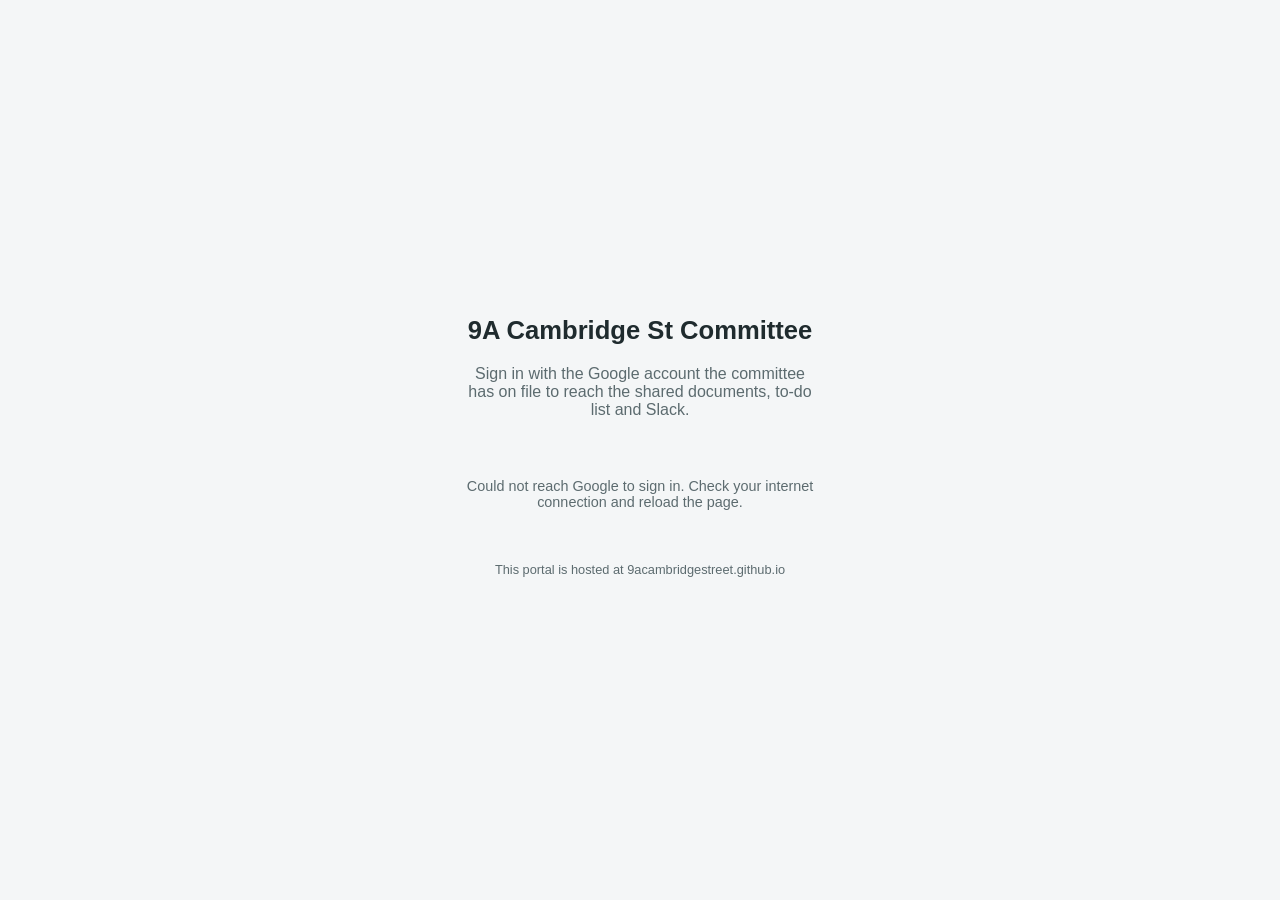
<file: index.html>
<!DOCTYPE html>
<html lang="en">
<head>
  <meta charset="UTF-8" />
  <meta name="viewport" content="width=device-width, initial-scale=1.0" />
  <title>Strata Committee Portal</title>
  <link rel="stylesheet" href="css/style.css?v=14" />
  <script src="https://accounts.google.com/gsi/client" defer></script>
</head>
<body>

  <section id="loginScreen">
    <h1 data-portal-name>Strata Committee Portal</h1>
    <p>Sign in with the Google account the committee has on file to reach the shared documents, to-do list and Slack.</p>
    <div id="googleSignInButton"></div>
    <p id="loginError" hidden></p>
    <p class="login-note">This portal is hosted at 9acambridgestreet.github.io</p>
  </section>

  <div id="portal" hidden>
    <header class="portal-header">
      <div class="header-top">
        <h1 data-portal-name>Strata Committee Portal</h1>
        <button id="menuToggle" class="menu-toggle" type="button" aria-expanded="false" aria-controls="portalNav">
          <span class="menu-toggle-bars"></span>
          <span class="visually-hidden">Menu</span>
        </button>
      </div>
      <div class="user-info">
        <img id="userAvatar" alt="" />
        <span id="userName"></span>
        <button id="signOutButton" type="button">Sign out</button>
      </div>
    </header>

    <nav class="portal-nav" id="portalNav">
      <span class="nav-loading">Loading menu&hellip;</span>
    </nav>

    <main id="portalMain"></main>
  </div>

  <script src="js/config.js?v=15"></script>
  <script src="js/auth.js?v=7"></script>
  <script src="js/votes.js?v=6"></script>
  <script src="js/app.js?v=21"></script>
</body>
</html>
</file>
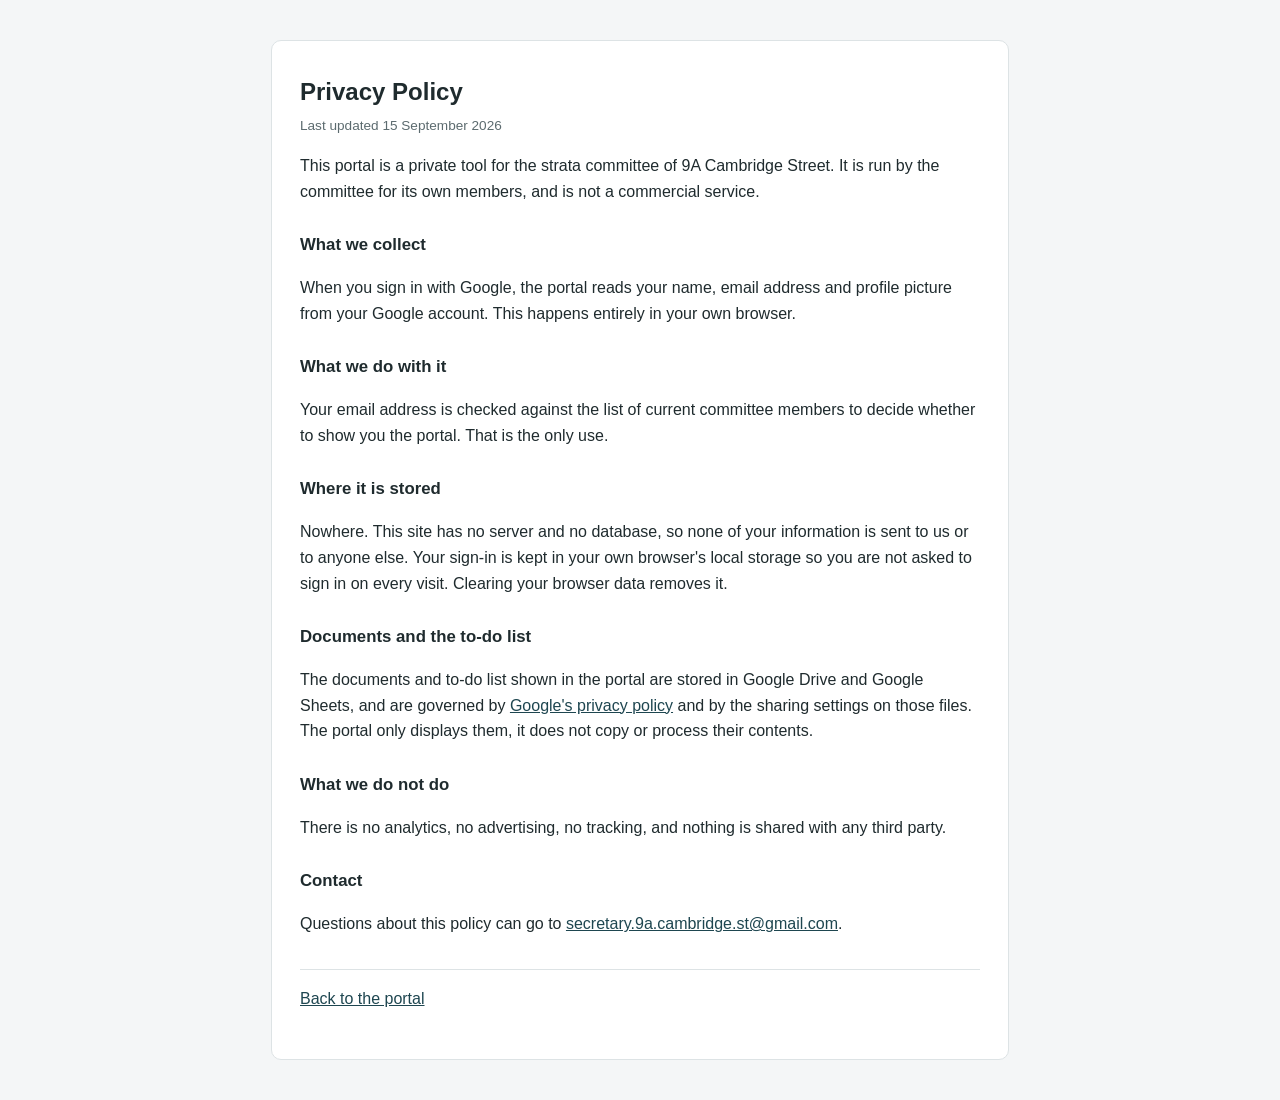
<file: privacy.html>
<!DOCTYPE html>
<html lang="en">
<head>
  <meta charset="UTF-8" />
  <meta name="viewport" content="width=device-width, initial-scale=1.0" />
  <title>Privacy Policy</title>
  <link rel="stylesheet" href="css/legal.css?v=1" />
</head>
<body>
  <main class="legal">
    <h1>Privacy Policy</h1>
    <p class="updated">Last updated 15 September 2026</p>

    <p>
      This portal is a private tool for the strata committee of 9A Cambridge
      Street. It is run by the committee for its own members, and is not a
      commercial service.
    </p>

    <h2>What we collect</h2>
    <p>
      When you sign in with Google, the portal reads your name, email address
      and profile picture from your Google account. This happens entirely in
      your own browser.
    </p>

    <h2>What we do with it</h2>
    <p>
      Your email address is checked against the list of current committee
      members to decide whether to show you the portal. That is the only use.
    </p>

    <h2>Where it is stored</h2>
    <p>
      Nowhere. This site has no server and no database, so none of your
      information is sent to us or to anyone else. Your sign-in is kept in your
      own browser's local storage so you are not asked to sign in on every
      visit. Clearing your browser data removes it.
    </p>

    <h2>Documents and the to-do list</h2>
    <p>
      The documents and to-do list shown in the portal are stored in Google
      Drive and Google Sheets, and are governed by
      <a href="https://policies.google.com/privacy" target="_blank" rel="noopener">Google's privacy policy</a>
      and by the sharing settings on those files. The portal only displays
      them, it does not copy or process their contents.
    </p>

    <h2>What we do not do</h2>
    <p>
      There is no analytics, no advertising, no tracking, and nothing is shared
      with any third party.
    </p>

    <h2>Contact</h2>
    <p>
      Questions about this policy can go to
      <a href="mailto:secretary.9a.cambridge.st@gmail.com">secretary.9a.cambridge.st@gmail.com</a>.
    </p>

    <p class="back"><a href="index.html">Back to the portal</a></p>
  </main>
</body>
</html>
</file>
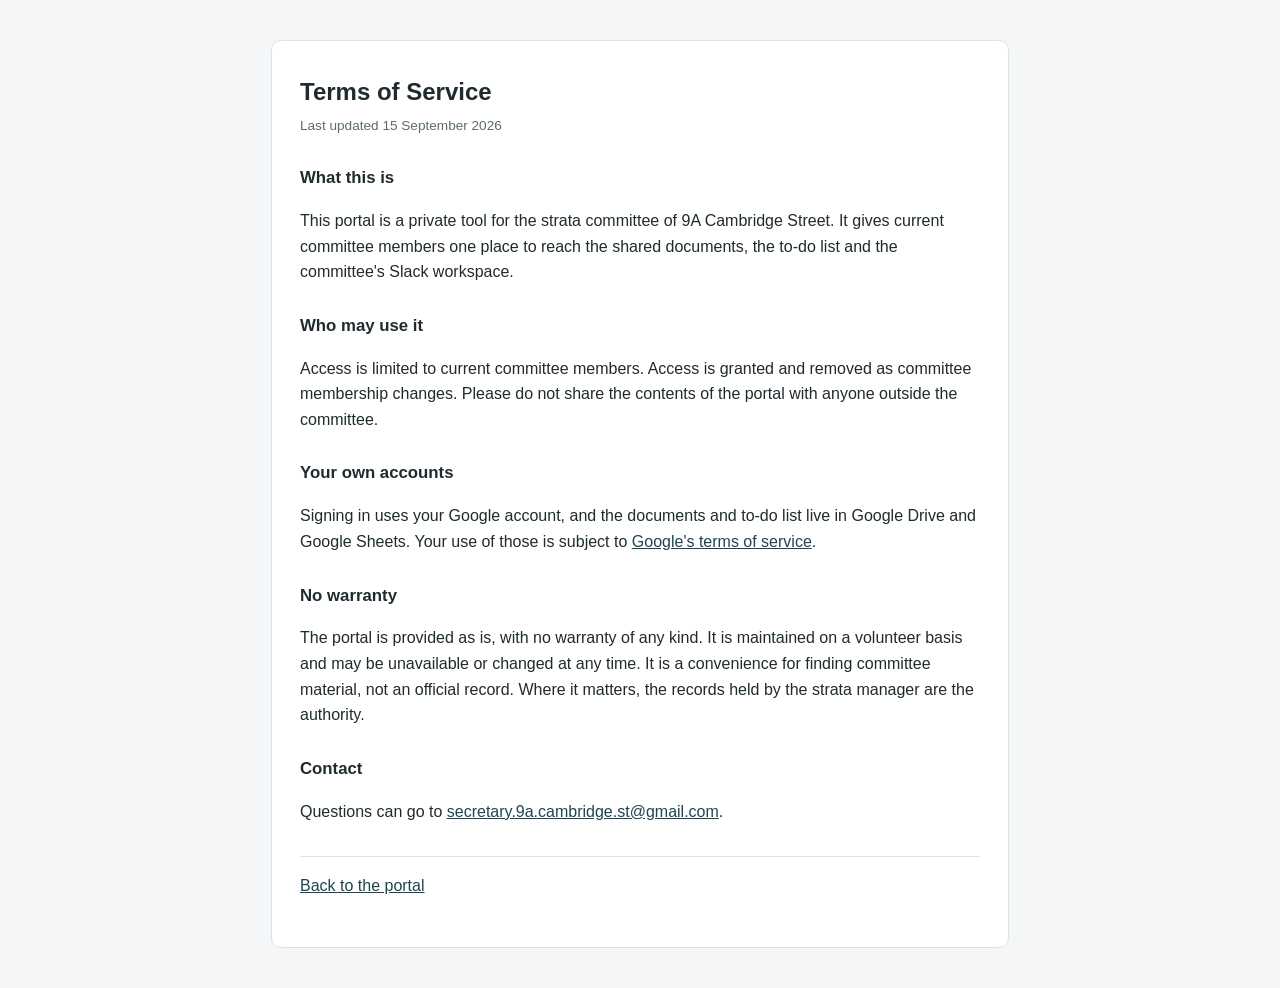
<file: terms.html>
<!DOCTYPE html>
<html lang="en">
<head>
  <meta charset="UTF-8" />
  <meta name="viewport" content="width=device-width, initial-scale=1.0" />
  <title>Terms of Service</title>
  <link rel="stylesheet" href="css/legal.css?v=1" />
</head>
<body>
  <main class="legal">
    <h1>Terms of Service</h1>
    <p class="updated">Last updated 15 September 2026</p>

    <h2>What this is</h2>
    <p>
      This portal is a private tool for the strata committee of 9A Cambridge
      Street. It gives current committee members one place to reach the shared
      documents, the to-do list and the committee's Slack workspace.
    </p>

    <h2>Who may use it</h2>
    <p>
      Access is limited to current committee members. Access is granted and
      removed as committee membership changes. Please do not share the contents
      of the portal with anyone outside the committee.
    </p>

    <h2>Your own accounts</h2>
    <p>
      Signing in uses your Google account, and the documents and to-do list
      live in Google Drive and Google Sheets. Your use of those is subject to
      <a href="https://policies.google.com/terms" target="_blank" rel="noopener">Google's terms of service</a>.
    </p>

    <h2>No warranty</h2>
    <p>
      The portal is provided as is, with no warranty of any kind. It is
      maintained on a volunteer basis and may be unavailable or changed at any
      time. It is a convenience for finding committee material, not an official
      record. Where it matters, the records held by the strata manager are the
      authority.
    </p>

    <h2>Contact</h2>
    <p>
      Questions can go to
      <a href="mailto:secretary.9a.cambridge.st@gmail.com">secretary.9a.cambridge.st@gmail.com</a>.
    </p>

    <p class="back"><a href="index.html">Back to the portal</a></p>
  </main>
</body>
</html>
</file>
<file: css/style.css>
:root {
  --color-primary: #2c5f6f;
  --color-primary-dark: #1e4650;
  --color-bg: #f4f6f7;
  --color-surface: #ffffff;
  --color-border: #dde3e5;
  --color-text: #1f2b2e;
  --color-text-muted: #5c6b6f;
  --radius: 10px;
}

* {
  box-sizing: border-box;
}

/* Must beat the id selectors below, which would otherwise override the
   browser's own [hidden] rule and leave hidden sections on screen. */
[hidden] {
  display: none !important;
}

body {
  margin: 0;
  font-family: -apple-system, BlinkMacSystemFont, 'Segoe UI', Roboto, Helvetica, Arial, sans-serif;
  background: var(--color-bg);
  color: var(--color-text);
}

button, a, .nav-item, [role="button"] {
  cursor: pointer;
}

/* Login screen */

#loginScreen {
  min-height: 100vh;
  display: flex;
  flex-direction: column;
  align-items: center;
  justify-content: center;
  padding: 24px;
  text-align: center;
}

#loginScreen h1 {
  font-size: 1.6rem;
  margin-bottom: 4px;
}

#loginScreen p {
  color: var(--color-text-muted);
  margin-bottom: 28px;
  max-width: 360px;
}

#googleSignInButton {
  margin-bottom: 16px;
}

#loginError {
  color: #b3261e;
  max-width: 360px;
  font-size: 0.9rem;
}

#loginError.is-status {
  color: var(--color-text-muted);
}

.fallback-signin {
  background: var(--color-surface);
  border: 1px solid var(--color-border);
  border-radius: 20px;
  padding: 10px 22px;
  font-size: 0.95rem;
  color: var(--color-text);
}

.login-note {
  margin-top: 24px;
  font-size: 0.8rem;
}

/* Portal shell */

#portal {
  min-height: 100vh;
  display: flex;
  flex-direction: column;
}

header.portal-header {
  background: var(--color-primary);
  color: #fff;
  padding: 12px 20px;
  display: flex;
  align-items: center;
  justify-content: space-between;
  flex-wrap: wrap;
  gap: 12px;
}

header.portal-header h1 {
  font-size: 1.2rem;
  margin: 0;
}

.header-top {
  display: flex;
  align-items: center;
  gap: 12px;
}

.user-info {
  display: flex;
  align-items: center;
  gap: 10px;
}

.user-info img {
  width: 30px;
  height: 30px;
  border-radius: 50%;
}

#signOutButton {
  background: rgba(255, 255, 255, 0.15);
  border: 1px solid rgba(255, 255, 255, 0.4);
  color: #fff;
  padding: 6px 14px;
  border-radius: 20px;
  font-size: 0.85rem;
}

#signOutButton:hover {
  background: rgba(255, 255, 255, 0.28);
}

.menu-toggle {
  display: none;
  align-items: center;
  justify-content: center;
  width: 40px;
  height: 40px;
  padding: 0;
  background: rgba(255, 255, 255, 0.15);
  border: 1px solid rgba(255, 255, 255, 0.4);
  border-radius: 8px;
  color: #fff;
}

.menu-toggle:hover {
  background: rgba(255, 255, 255, 0.28);
}

.menu-toggle-bars,
.menu-toggle-bars::before,
.menu-toggle-bars::after {
  display: block;
  width: 18px;
  height: 2px;
  background: currentColor;
  border-radius: 1px;
}

.menu-toggle-bars {
  position: relative;
}

.menu-toggle-bars::before,
.menu-toggle-bars::after {
  content: '';
  position: absolute;
  left: 0;
}

.menu-toggle-bars::before {
  top: -6px;
}

.menu-toggle-bars::after {
  top: 6px;
}

.visually-hidden {
  position: absolute;
  width: 1px;
  height: 1px;
  overflow: hidden;
  clip: rect(0 0 0 0);
  white-space: nowrap;
}

/* No overflow clipping on the nav, or group dropdowns would be cut off at
   its bottom edge. flex-wrap is the fallback if the top level ever outgrows
   one row, rather than scrolling tabs off to the right. */
nav.portal-nav {
  display: flex;
  flex-wrap: wrap;
  background: var(--color-surface);
  border-bottom: 1px solid var(--color-border);
  position: relative;
}

.nav-item {
  padding: 14px 20px;
  font-size: 0.95rem;
  color: var(--color-text-muted);
  border-bottom: 3px solid transparent;
  white-space: nowrap;
  user-select: none;
}

.nav-item.active {
  color: var(--color-primary-dark);
  border-bottom-color: var(--color-primary);
  font-weight: 600;
}

a.nav-item {
  text-decoration: none;
}

.nav-item:hover {
  color: var(--color-primary-dark);
  background: #f4f8f9;
}

/* Group dropdowns (Sheet "Group" column) */

.nav-group {
  position: relative;
}

.nav-group-toggle {
  display: block;
  background: none;
  border: 0;
  border-bottom: 3px solid transparent;
  font: inherit;
  font-size: 0.95rem;
  text-align: left;
}

.nav-group-toggle .caret {
  display: inline-block;
  margin-left: 6px;
  font-size: 0.8em;
  transition: transform 0.15s;
}

.nav-group.open > .nav-group-toggle .caret {
  transform: rotate(180deg);
}

.submenu {
  display: none;
  position: absolute;
  left: 0;
  top: 100%;
  min-width: 220px;
  background: var(--color-surface);
  border: 1px solid var(--color-border);
  border-radius: 0 0 var(--radius) var(--radius);
  box-shadow: 0 8px 18px rgba(0, 0, 0, 0.14);
  z-index: 10;
  padding: 4px 0;
}

.nav-group.open > .submenu {
  display: block;
}

.submenu .nav-item {
  display: block;
  padding: 11px 18px;
  border-bottom: 0;
  border-left: 3px solid transparent;
}

.submenu .nav-item.active {
  border-left-color: var(--color-primary);
  background: #eef5f7;
}

main {
  flex: 1;
  display: flex;
  flex-direction: column;
}

.tab-panel {
  flex: 1;
  display: flex;
  flex-direction: column;
  padding: 20px;
}

/* Embedded frames */

.frame-toolbar {
  display: flex;
  justify-content: space-between;
  align-items: baseline;
  margin-bottom: 8px;
}

.frame-toolbar a {
  font-size: 0.85rem;
  color: var(--color-primary-dark);
  text-decoration: none;
}

.frame-toolbar a:hover {
  text-decoration: underline;
}

.embed-frame {
  flex: 1;
  width: 100%;
  min-height: 60vh;
  border: 1px solid var(--color-border);
  border-radius: var(--radius);
  background: var(--color-surface);
}

@media (max-width: 700px) {
  header.portal-header {
    justify-content: center;
    text-align: center;
  }

  .header-top {
    width: 100%;
    justify-content: space-between;
  }

  .menu-toggle {
    display: flex;
  }

  .user-info {
    width: 100%;
    justify-content: center;
  }

  nav.portal-nav {
    display: none;
    flex-direction: column;
    flex-wrap: nowrap;
  }

  nav.portal-nav.is-open {
    display: flex;
  }

  .nav-item {
    white-space: normal;
    border-bottom: 1px solid var(--color-border);
    border-left: 3px solid transparent;
  }

  .nav-item.active {
    border-bottom-color: var(--color-border);
    border-left-color: var(--color-primary);
  }

  /* Group dropdowns become an accordion inside the hamburger menu */
  .submenu {
    position: static;
    min-width: 0;
    padding: 0;
    border: 0;
    border-radius: 0;
    box-shadow: none;
    background: #f7fafb;
  }

  .submenu .nav-item {
    padding-left: 36px;
    border-bottom: 1px solid var(--color-border);
  }

  .submenu .nav-item.active {
    border-bottom-color: var(--color-border);
  }

  .tab-panel {
    padding: 14px;
  }
}

/* Votes tab (js/votes.js) */

.votes-panel {
  padding: 16px 20px 40px;
}

.votes-wrap {
  max-width: 760px;
  margin: 0 auto;
}

.votes-heading {
  font-size: 1.05rem;
  margin: 24px 0 10px;
}

.votes-note,
.vote-hint,
.vote-meta,
.vote-time {
  color: var(--color-text-muted);
  font-size: 0.9rem;
}

.votes-toolbar {
  display: flex;
  flex-wrap: wrap;
  gap: 8px;
}

.votes-btn {
  background: var(--color-surface);
  border: 1px solid var(--color-border);
  border-radius: 8px;
  padding: 9px 16px;
  font: inherit;
  font-size: 0.92rem;
  color: var(--color-text);
}

.votes-btn.primary {
  background: var(--color-primary);
  border-color: var(--color-primary);
  color: #fff;
}

.votes-btn.small {
  padding: 6px 12px;
  font-size: 0.85rem;
  margin-top: 10px;
}

.vote-card {
  background: var(--color-surface);
  border: 1px solid var(--color-border);
  border-radius: var(--radius);
  padding: 16px 18px;
  margin-bottom: 14px;
}

.vote-card.is-closed {
  background: #fafbfb;
}

.vote-card h3 {
  margin: 0 0 4px;
  font-size: 1.05rem;
}

.vote-desc {
  white-space: pre-wrap;
}

a.votes-btn {
  display: inline-block;
  text-decoration: none;
}

.vote-comment-input {
  display: block;
  width: 100%;
  font: inherit;
  padding: 8px 10px;
  margin: 8px 0;
  border: 1px solid var(--color-border);
  border-radius: 8px;
}

.vote-comment {
  display: block;
  white-space: pre-wrap;
  font-style: italic;
}

.vote-files ol {
  margin: 4px 0 8px;
  padding-left: 20px;
}

.vote-files-title {
  margin: 8px 0 0;
  font-weight: 600;
}

.vote-file-input {
  display: none;
}

.votes-field input[type='file'] {
  padding: 6px 8px;
}

.vote-counts {
  font-weight: 600;
}

.vote-result {
  display: inline-block;
  padding: 3px 12px;
  border-radius: 14px;
  font-weight: 700;
  font-size: 0.85rem;
}

.vote-result.passed { background: #e2f3e5; color: #1b6b2c; }
.vote-result.failed { background: #fbe7e5; color: #b3261e; }

.vote-choices {
  display: flex;
  gap: 8px;
  flex-wrap: wrap;
}

.votes-btn.choice {
  min-width: 96px;
  font-weight: 600;
}

.votes-btn.choice.is-mine {
  color: #fff;
  border-color: transparent;
}

.votes-btn.choice-for.is-mine,
.choice-tag.choice-for { background: #1b6b2c; color: #fff; }
.votes-btn.choice-against.is-mine,
.choice-tag.choice-against { background: #b3261e; color: #fff; }
.votes-btn.choice-abstain.is-mine,
.choice-tag.choice-abstain { background: #5c6b6f; color: #fff; }

.vote-detail {
  margin-top: 12px;
  font-size: 0.92rem;
}

.vote-detail summary {
  cursor: pointer;
  color: var(--color-primary);
}

.vote-voters {
  list-style: none;
  padding: 0;
  margin: 8px 0 0;
}

.vote-voters li {
  display: flex;
  flex-wrap: wrap;
  align-items: center;
  gap: 4px 10px;
  padding: 6px 0;
  border-top: 1px solid var(--color-border);
}

.choice-tag {
  border-radius: 10px;
  padding: 1px 10px;
  font-size: 0.8rem;
  font-weight: 600;
}

.vote-final {
  font-family: ui-monospace, Menlo, Consolas, monospace;
  font-size: 0.75rem;
  color: var(--color-text-muted);
  word-break: break-all;
}

.votes-form,
.votes-audit {
  background: var(--color-surface);
  border: 1px solid var(--color-border);
  border-radius: var(--radius);
  padding: 4px 18px 18px;
  margin-top: 14px;
}

.votes-field {
  display: block;
  margin-bottom: 12px;
}

.votes-field span {
  display: block;
  font-size: 0.85rem;
  color: var(--color-text-muted);
  margin-bottom: 4px;
}

.votes-field input,
.votes-field textarea {
  width: 100%;
  font: inherit;
  padding: 8px 10px;
  border: 1px solid var(--color-border);
  border-radius: 8px;
}

.audit-ok { color: #1b6b2c; font-weight: 700; }
.audit-bad { color: #b3261e; font-weight: 700; }

.audit-scroll {
  overflow-x: auto;
  margin-top: 10px;
}

.audit-table {
  border-collapse: collapse;
  font-size: 0.8rem;
  width: 100%;
}

.audit-table th,
.audit-table td {
  border-bottom: 1px solid var(--color-border);
  padding: 4px 8px;
  text-align: left;
  white-space: nowrap;
}

.votes-signin {
  text-align: center;
  padding: 40px 0;
}

.votes-flash {
  position: fixed;
  left: 50%;
  bottom: 24px;
  transform: translateX(-50%);
  background: var(--color-primary-dark);
  color: #fff;
  padding: 10px 18px;
  border-radius: 10px;
  max-width: 90vw;
  z-index: 50;
}

.votes-warning {
  background: #fdf1e3;
  border: 1px solid #f0cf9d;
  border-radius: 8px;
  padding: 10px 14px;
  margin: 14px 0 0;
  font-size: 0.92rem;
}
</file>
<file: css/legal.css>
body {
  margin: 0;
  font-family: -apple-system, BlinkMacSystemFont, 'Segoe UI', Roboto, Helvetica, Arial, sans-serif;
  background: #f4f6f7;
  color: #1f2b2e;
  line-height: 1.6;
}

a {
  color: #1e4650;
  cursor: pointer;
}

.legal {
  max-width: 680px;
  margin: 0 auto;
  background: #fff;
  border: 1px solid #dde3e5;
  border-radius: 10px;
  padding: 32px 28px;
}

@media (min-width: 720px) {
  .legal {
    margin: 40px auto;
  }
}

h1 {
  font-size: 1.5rem;
  margin: 0 0 4px;
}

h2 {
  font-size: 1.05rem;
  margin: 28px 0 6px;
}

.updated {
  color: #5c6b6f;
  font-size: 0.85rem;
  margin-top: 0;
}

.back {
  margin-top: 32px;
  padding-top: 16px;
  border-top: 1px solid #dde3e5;
}
</file>
